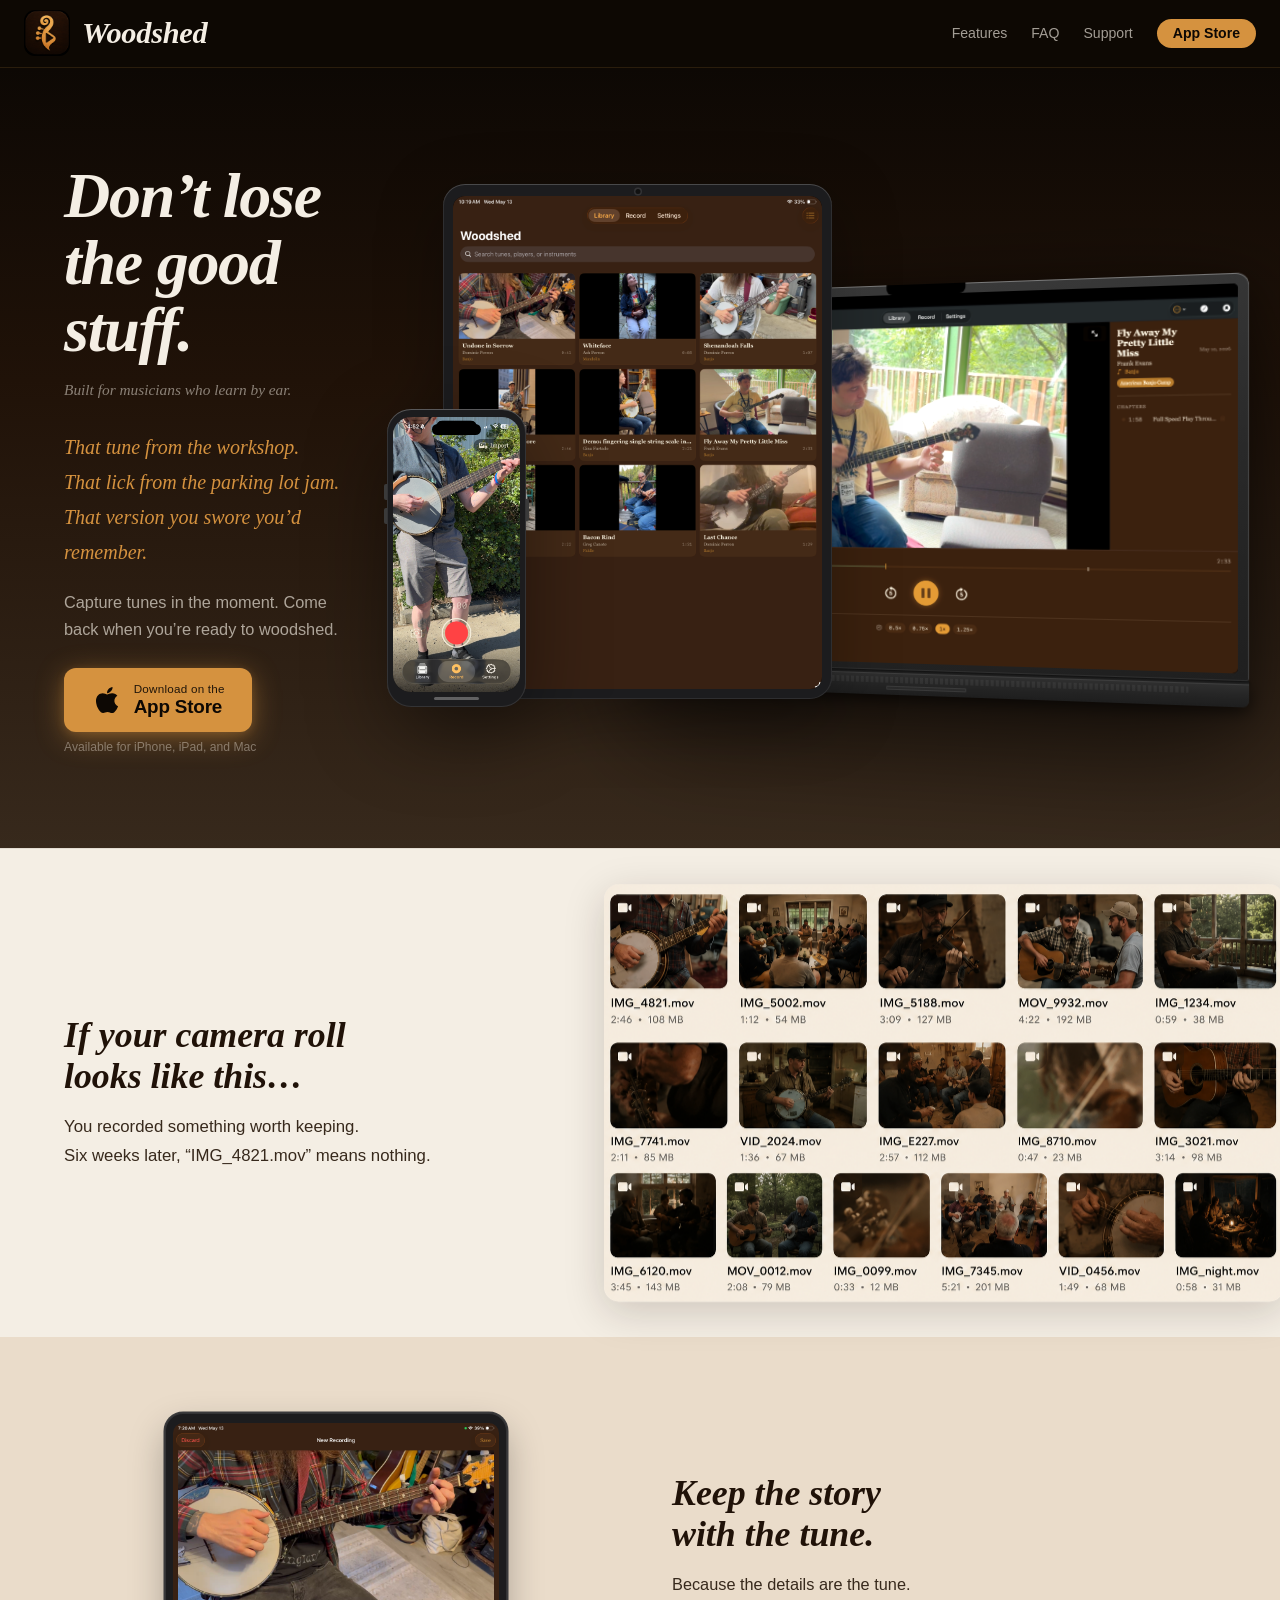
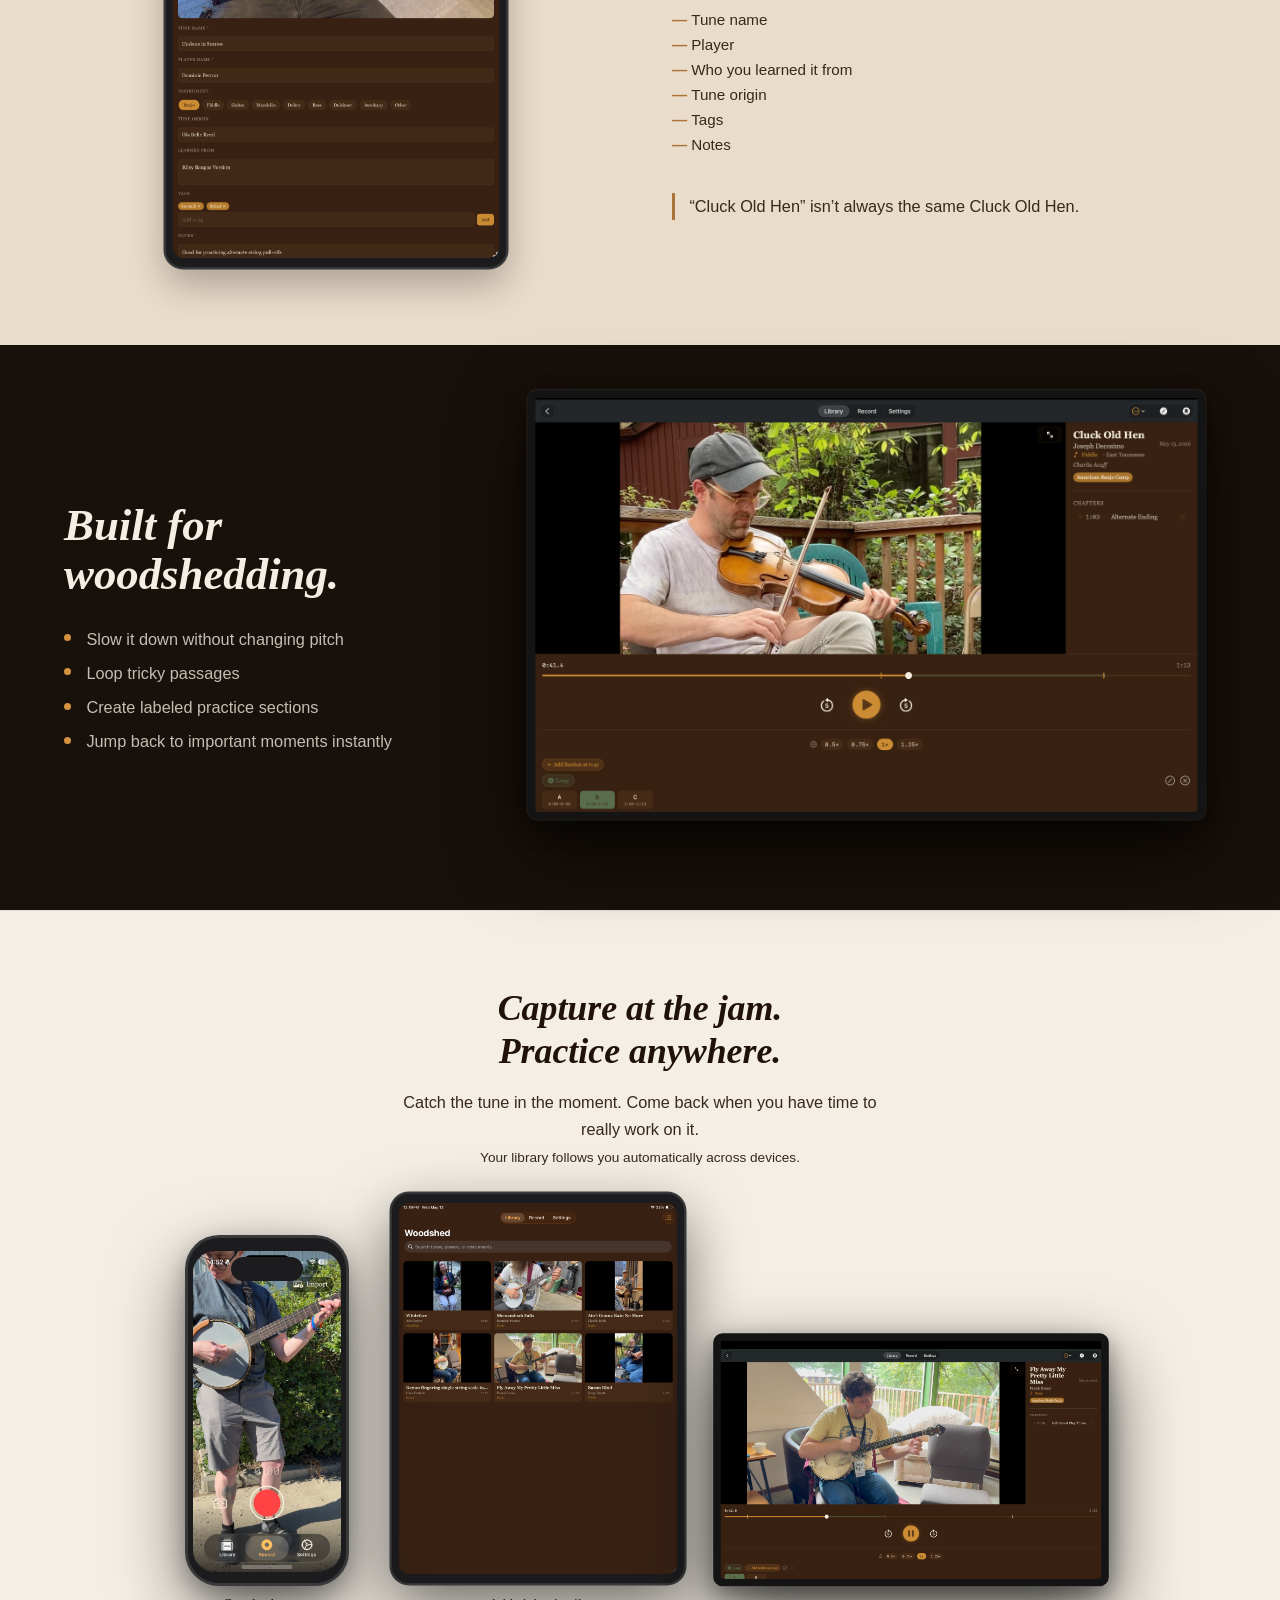
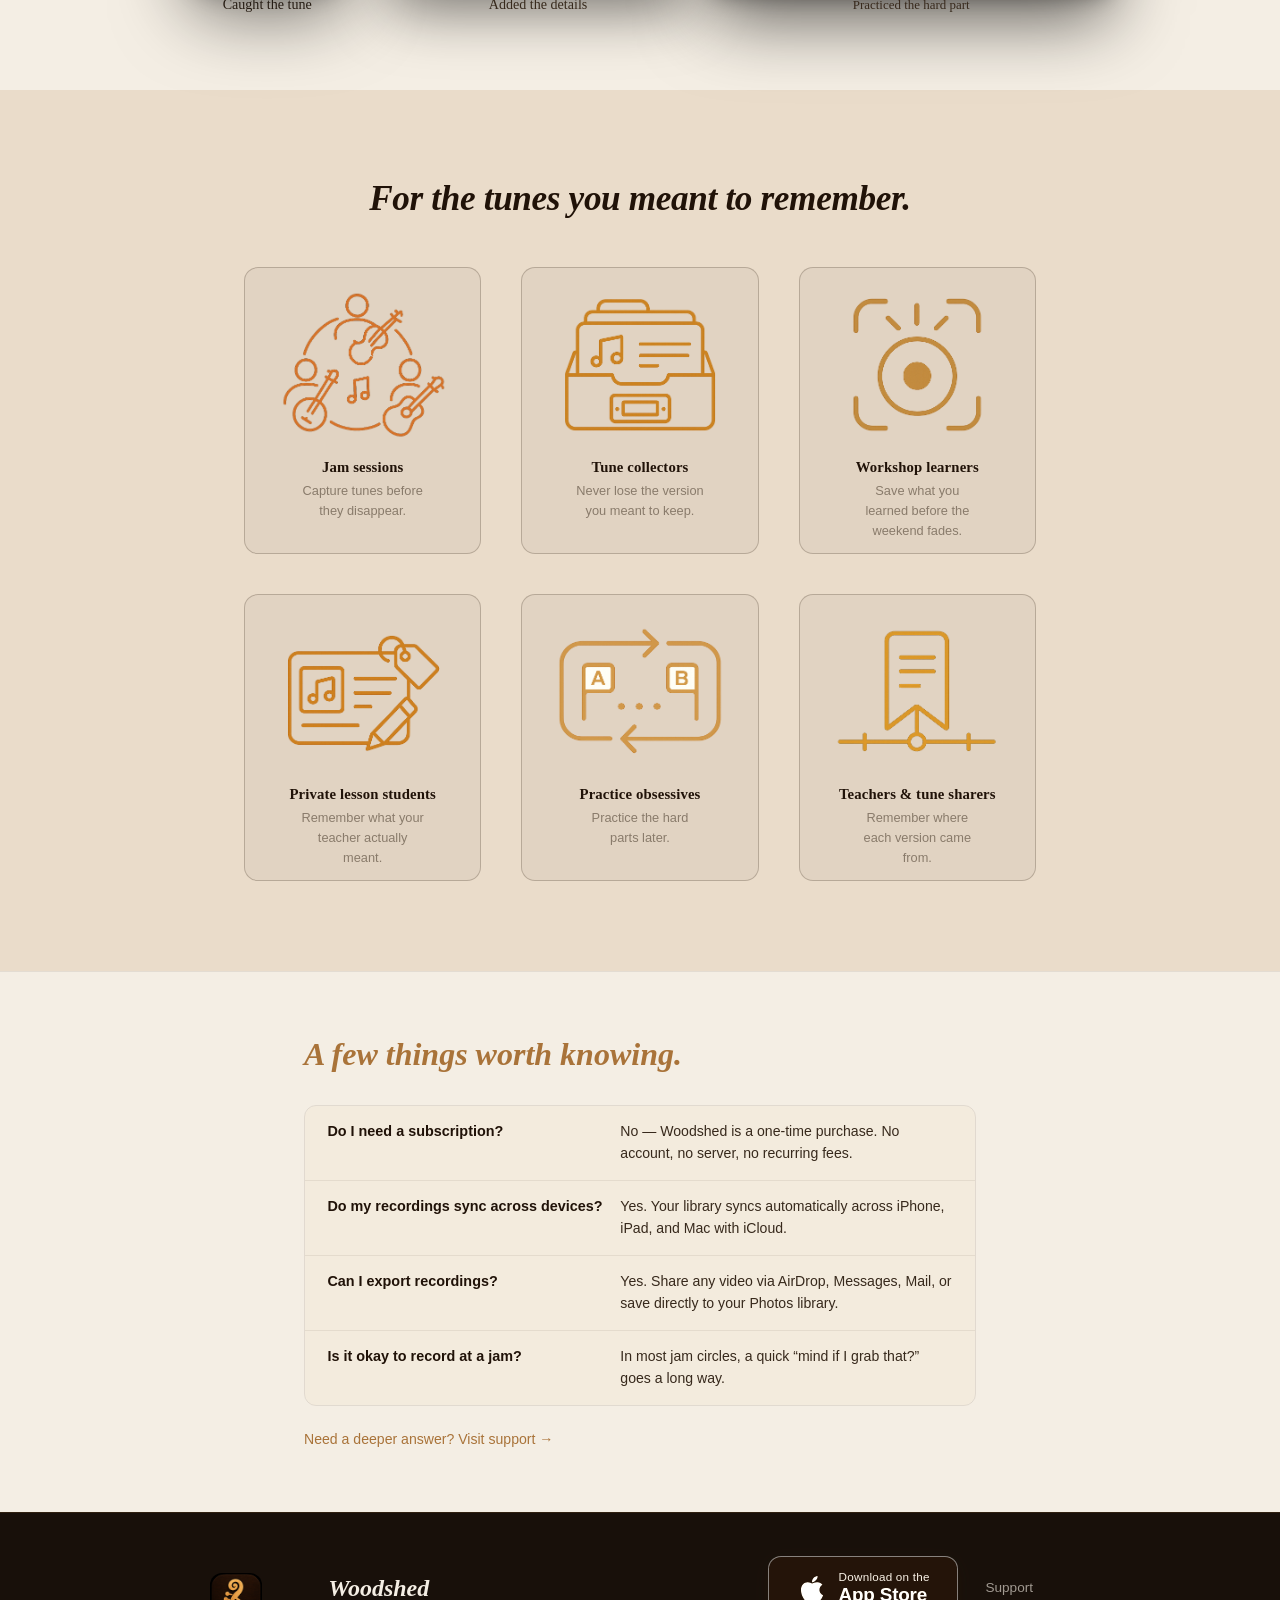
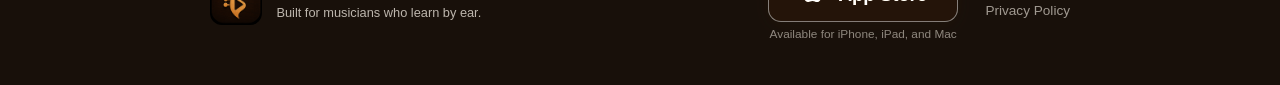
<file: index.html>
<!doctype html>
<html lang="en">
<head>
    <meta charset="UTF-8" />
    <meta name="viewport" content="width=device-width, initial-scale=1.0, viewport-fit=cover" />
    <meta name="theme-color" content="#261105" />
    <title>Woodshed — Record Tunes at Jams &amp; Festivals</title>
    <meta name="description" content="Never lose a tune you learned. Record players at festivals and workshops, tag the tune and instrument, slow it down, loop the hard parts, and build your own searchable library." />
    <meta name="keywords" content="woodshed app, old time music app, bluegrass app, folk music recorder, slow down music app, tune learning app, jam session recorder, traditional music, banjo, fiddle, guitar, mandolin" />
    <meta name="author" content="Sara Russert" />

    <meta name="apple-itunes-app" content="app-id=6768061433">

    <link rel="icon" type="image/png" sizes="128x128" href="assets/favicon-128.png" />
    <link rel="apple-touch-icon" href="assets/app-icon-256.png" />
    <link rel="stylesheet" href="assets/site.css" />

    <meta property="og:title" content="Woodshed — Record Tunes at Jams &amp; Festivals" />
    <meta property="og:description" content="Never lose a tune you learned. Record players at festivals and workshops, slow it down, loop the hard parts, and build your searchable tune library." />
    <meta property="og:type" content="website" />
    <meta property="og:url" content="https://sarabeth-russert.github.io/woodshedIOS/" />
    <meta property="og:image" content="https://sarabeth-russert.github.io/woodshedIOS/assets/poster.png" />
    <meta property="og:site_name" content="Woodshed" />
    <meta name="twitter:card" content="summary_large_image" />
    <meta name="twitter:title" content="Woodshed — Never Lose a Tune You Learned" />
    <meta name="twitter:description" content="Record anyone playing at jams and festivals. Tag it, slow it down, loop the tricky parts." />
    <meta name="twitter:image" content="https://sarabeth-russert.github.io/woodshedIOS/assets/poster.png" />
    <link rel="canonical" href="https://sarabeth-russert.github.io/woodshedIOS/" />

    <script type="application/ld+json">
    {
        "@context": "https://schema.org",
        "@type": "MobileApplication",
        "name": "Woodshed",
        "description": "Record players at festivals, workshops, and jams. Tag the tune, player, and instrument. Slow it down without changing pitch. Loop sections. Build a searchable library of everything you've learned.",
        "applicationCategory": "MusicApplication",
        "operatingSystem": "iOS 17.0, macOS 14.0",
        "url": "https://sarabeth-russert.github.io/woodshedIOS/",
        "author": { "@type": "Person", "name": "Sara Russert" }
    }
    </script>
</head>
<body>

    <!-- Mobile install banner -->
    <div class="install-banner" id="installBanner" role="banner">
        <button class="close" id="installBannerClose" aria-label="Dismiss">&times;</button>
        <img class="icon" src="assets/app-icon-256.png" alt="" />
        <div class="info">
            <strong>Woodshed</strong>
            <span>Free on the App Store &mdash; iPhone, iPad &amp; Mac</span>
        </div>
        <a class="get" href="https://apps.apple.com/app/id6768061433">Get</a>
    </div>

    <!-- ===== Nav ===== -->
    <nav class="site-nav">
        <div class="nav-inner">
            <a href="index.html" class="nav-logo">
                <img src="assets/app-icon-256.png" alt="Woodshed app icon" />
                <span>Woodshed</span>
            </a>
            <div class="nav-links">
                <a href="#features">Features</a>
                <a href="#faq">FAQ</a>
                <a href="support.html">Support</a>
                <a href="https://apps.apple.com/app/id6768061433" class="nav-cta">App Store</a>
            </div>
        </div>
    </nav>

    <!-- ===== 1. Hero ===== -->
    <section class="hero">
        <div class="hero-content">
            <h1>Don&rsquo;t lose the good stuff.</h1>
            <p class="hero-tagline">Built for musicians who learn by ear.</p>
            <p class="hero-sub">
                That tune from the workshop.<br>
                That lick from the parking lot jam.<br>
                That version you swore you&rsquo;d remember.
            </p>
            <p class="hero-body">Capture tunes in the moment. Come back when you&rsquo;re ready to woodshed.</p>
            <div class="hero-cta">
                <a href="https://apps.apple.com/app/id6768061433" class="app-store-badge" aria-label="Download Woodshed on the App Store">
                    <svg viewBox="0 0 384 512" xmlns="http://www.w3.org/2000/svg" aria-hidden="true">
                        <path d="M318.7 268.7c-.2-36.7 16.4-64.4 50-84.8-18.8-26.9-47.2-41.7-84.7-44.6-35.5-2.8-74.3 20.7-88.5 20.7-15 0-49.4-19.7-76.4-19.7C63.3 141.2 4 184.8 4 273.5q0 39.3 14.4 81.2c12.8 36.7 59 126.7 107.2 125.2 25.2-.6 43-17.9 75.8-17.9 31.8 0 48.3 17.9 76.4 17.9 48.6-.7 90.4-82.5 102.6-119.3-65.2-30.7-61.7-90-61.7-91.9zm-56.6-164.2c27.3-32.4 24.8-61.9 24-72.5-24.1 1.4-52 16.4-67.9 34.9-17.5 19.8-27.8 44.3-25.6 71.9 26.1 2 49.9-11.4 69.5-34.3z"/>
                    </svg>
                    <span class="label">
                        <span class="small">Download on the</span>
                        <span class="big">App Store</span>
                    </span>
                </a>
                <p class="device-note">Available for iPhone, iPad, and Mac</p>
            </div>
        </div>

        <div class="hero-devices">

            <!-- MacBook: background anchor, z-index 1 -->
            <div class="hd-macbook">
                <div class="hd-mb-lid">
                    <div class="hd-mb-screen">
                        <img src="assets/screenshots/macPlayback.png" alt="Woodshed playback on Mac" loading="eager" />
                    </div>
                </div>
                <div class="hd-mb-hinge"></div>
                <div class="hd-mb-base">
                    <div class="hd-mb-keys"></div>
                    <div class="hd-mb-pad"></div>
                </div>
            </div>

            <!-- iPad: midground, z-index 2 -->
            <div class="hd-ipad">
                <div class="hd-ipad-body">
                    <div class="hd-ipad-screen">
                        <img src="assets/screenshots/iPadLibraryGrid.png" alt="Woodshed library on iPad" loading="eager" />
                    </div>
                </div>
            </div>

            <!-- iPhone: foreground focal, z-index 3 -->
            <div class="hd-iphone">
                <div class="hd-iphone-body">
                    <div class="hd-iphone-screen">
                        <div class="hd-iphone-island"></div>
                        <img src="assets/screenshots/02_record.png" alt="Woodshed recording on iPhone" loading="eager" />
                    </div>
                    <div class="hd-iphone-bar"></div>
                </div>
            </div>

        </div>
    </section>

    <!-- ===== 2. Problem section ===== -->
    <section class="problem-section">
        <div class="problem-inner">
            <div class="problem-copy">
                <h2>If your camera roll<br>looks like this&hellip;</h2>
                <p>You recorded something worth keeping.<br>Six weeks later, &ldquo;IMG_4821.mov&rdquo; means nothing.</p>
            </div>
            <div class="camera-roll-mock">
                <img src="assets/camera-roll-mock.png" alt="A disorganized camera roll full of unlabeled music videos" loading="lazy" />
            </div>
        </div>
    </section>

    <!-- ===== 3. Metadata section ===== -->
    <section class="metadata-section" id="features">
        <div class="metadata-inner">
            <div class="metadata-device">
                <div class="device-ipad-frame">
                    <img src="assets/screenshots/iPadMetadata.png" alt="Woodshed metadata screen showing tune name, player, instrument, and tags" loading="lazy" />
                </div>
            </div>
            <div class="metadata-copy">
                <h2>Keep the story<br>with the tune.</h2>
                <p>Because the details are the tune.</p>
                <ul class="metadata-list">
                    <li>Tune name</li>
                    <li>Player</li>
                    <li>Who you learned it from</li>
                    <li>Tune origin</li>
                    <li>Tags</li>
                    <li>Notes</li>
                </ul>
                <p class="aside-quote">&ldquo;Cluck Old Hen&rdquo; isn&rsquo;t always the same Cluck Old Hen.</p>
            </div>
        </div>
    </section>

    <!-- ===== 4. Practice section ===== -->
    <section class="practice-section">
        <div class="practice-inner">
            <div class="practice-copy">
                <h2>Built for<br>woodshedding.</h2>
                <ul class="feature-list">
                    <li>Slow it down without changing pitch</li>
                    <li>Loop tricky passages</li>
                    <li>Create labeled practice sections</li>
                    <li>Jump back to important moments instantly</li>
                </ul>
            </div>
            <div class="practice-device">
                <div class="device-mac-screen">
                    <img src="assets/screenshots/macCrossDevice.png" alt="Woodshed player on Mac with A/B loop sections, speed controls, and chapter marks" loading="lazy" />
                </div>
            </div>
        </div>
    </section>

    <!-- ===== 5. Cross-device section ===== -->
    <section class="crossdevice-section">
        <div class="crossdevice-inner">
            <h2>Capture at the jam.<br>Practice anywhere.</h2>
            <p class="cd-body">Catch the tune in the moment. Come back when you have time to really work on it.</p>
            <p class="cd-sync">Your library follows you automatically across devices.</p>
            <div class="crossdevice-devices">
                <div class="cd-device cd-iphone">
                    <div class="phone-wrap">
                        <img src="assets/screenshots/02_record.png" alt="iPhone recording screen" loading="lazy" />
                    </div>
                    <p class="cd-label">Caught the tune</p>
                </div>
                <div class="cd-device cd-ipad">
                    <div class="device-ipad-frame">
                        <img src="assets/screenshots/iPadLibraryFull.png" alt="iPad library screen" loading="lazy" />
                    </div>
                    <p class="cd-label">Added the details</p>
                </div>
                <div class="cd-device cd-mac">
                    <div class="device-mac-screen">
                        <img src="assets/screenshots/macPlayback.png" alt="Mac playback screen" loading="lazy" />
                    </div>
                    <p class="cd-label">Practiced the hard part</p>
                </div>
            </div>
        </div>
    </section>

    <!-- ===== 6. Audience section ===== -->
    <section class="audience-section">
        <div class="audience-inner">
            <h2>For the tunes you meant to remember.</h2>
            <div class="audience-grid">
                <div class="audience-card">
                    <div class="audience-icon"><img src="assets/icons/jamSessions.png" alt="" /></div>
                    <strong class="audience-card-title">Jam sessions</strong>
                    <span class="audience-card-desc">Capture tunes before they disappear.</span>
                </div>
                <div class="audience-card">
                    <div class="audience-icon"><img src="assets/icons/tuneArchive.png" alt="" /></div>
                    <strong class="audience-card-title">Tune collectors</strong>
                    <span class="audience-card-desc">Never lose the version you meant to keep.</span>
                </div>
                <div class="audience-card">
                    <div class="audience-icon"><img src="assets/icons/recordCapture.png" alt="" /></div>
                    <strong class="audience-card-title">Workshop learners</strong>
                    <span class="audience-card-desc">Save what you learned before the weekend fades.</span>
                </div>
                <div class="audience-card">
                    <div class="audience-icon"><img src="assets/icons/saveTuneDetails.png" alt="" /></div>
                    <strong class="audience-card-title">Private lesson students</strong>
                    <span class="audience-card-desc">Remember what your teacher actually meant.</span>
                </div>
                <div class="audience-card">
                    <div class="audience-icon"><img src="assets/icons/loopPracticeSessions.png" alt="" /></div>
                    <strong class="audience-card-title">Practice obsessives</strong>
                    <span class="audience-card-desc">Practice the hard parts later.</span>
                </div>
                <div class="audience-card">
                    <div class="audience-icon"><img src="assets/icons/chapterMarker.png" alt="" /></div>
                    <strong class="audience-card-title">Teachers &amp; tune sharers</strong>
                    <span class="audience-card-desc">Remember where each version came from.</span>
                </div>
            </div>
        </div>
    </section>

    <!-- ===== 7. Common questions ===== -->
    <section class="faq-section" id="faq">
        <div class="faq-inner">
            <h2>A few things worth knowing.</h2>
            <dl class="objections">
                <div class="objection">
                    <dt>Do I need a subscription?</dt>
                    <dd>No &mdash; Woodshed is a one-time purchase. No account, no server, no recurring fees.</dd>
                </div>
                <div class="objection">
                    <dt>Do my recordings sync across devices?</dt>
                    <dd>Yes. Your library syncs automatically across iPhone, iPad, and Mac with iCloud.</dd>
                </div>
                <div class="objection">
                    <dt>Can I export recordings?</dt>
                    <dd>Yes. Share any video via AirDrop, Messages, Mail, or save directly to your Photos library.</dd>
                </div>
                <div class="objection">
                    <dt>Is it okay to record at a jam?</dt>
                    <dd>In most jam circles, a quick &ldquo;mind if I grab that?&rdquo; goes a long way.</dd>
                </div>
            </dl>
            <a href="support.html" class="faq-support-link">Need a deeper answer? Visit support &rarr;</a>
        </div>
    </section>

    <!-- ===== 8. Footer ===== -->
    <footer class="site-footer">
        <div class="footer-inner">
            <div class="footer-brand">
                <img src="assets/app-icon-256.png" alt="Woodshed" />
                <div>
                    <span class="footer-title">Woodshed</span>
                    <span class="footer-tagline">Built for musicians who learn by ear.</span>
                </div>
            </div>
            <div class="footer-cta">
                <a href="https://apps.apple.com/app/id6768061433" class="app-store-badge" aria-label="Download Woodshed on the App Store">
                    <svg viewBox="0 0 384 512" xmlns="http://www.w3.org/2000/svg" aria-hidden="true">
                        <path d="M318.7 268.7c-.2-36.7 16.4-64.4 50-84.8-18.8-26.9-47.2-41.7-84.7-44.6-35.5-2.8-74.3 20.7-88.5 20.7-15 0-49.4-19.7-76.4-19.7C63.3 141.2 4 184.8 4 273.5q0 39.3 14.4 81.2c12.8 36.7 59 126.7 107.2 125.2 25.2-.6 43-17.9 75.8-17.9 31.8 0 48.3 17.9 76.4 17.9 48.6-.7 90.4-82.5 102.6-119.3-65.2-30.7-61.7-90-61.7-91.9zm-56.6-164.2c27.3-32.4 24.8-61.9 24-72.5-24.1 1.4-52 16.4-67.9 34.9-17.5 19.8-27.8 44.3-25.6 71.9 26.1 2 49.9-11.4 69.5-34.3z"/>
                    </svg>
                    <span class="label">
                        <span class="small">Download on the</span>
                        <span class="big">App Store</span>
                    </span>
                </a>
                <p class="footer-device-note">Available for iPhone, iPad, and Mac</p>
            </div>
            <div class="footer-links">
                <a href="support.html">Support</a>
                <a href="privacy.html">Privacy Policy</a>
            </div>
        </div>
    </footer>

    <script>
    (function () {
        var banner = document.getElementById("installBanner");
        var closeBtn = document.getElementById("installBannerClose");
        if (!banner || !closeBtn) return;

        var DISMISSED_KEY = "woodshed_install_banner_dismissed";
        var ua = navigator.userAgent;
        var isMobile = /Mobi|Android|iPhone|iPad|iPod/i.test(ua) || window.innerWidth < 768;
        var isIOS = /iPad|iPhone|iPod/.test(ua);
        var isSafari = /^((?!chrome|android|crios|fxios|edgios).)*safari/i.test(ua);
        var nativeBannerWillShow = isIOS && isSafari;
        var dismissed = false;
        try { dismissed = window.localStorage.getItem(DISMISSED_KEY) === "1"; } catch (e) {}
        if (isMobile && !nativeBannerWillShow && !dismissed) {
            banner.classList.add("visible");
        }
        closeBtn.addEventListener("click", function () {
            banner.classList.remove("visible");
            try { window.localStorage.setItem(DISMISSED_KEY, "1"); } catch (e) {}
        });
    })();
    </script>

</body>
</html>
</file>
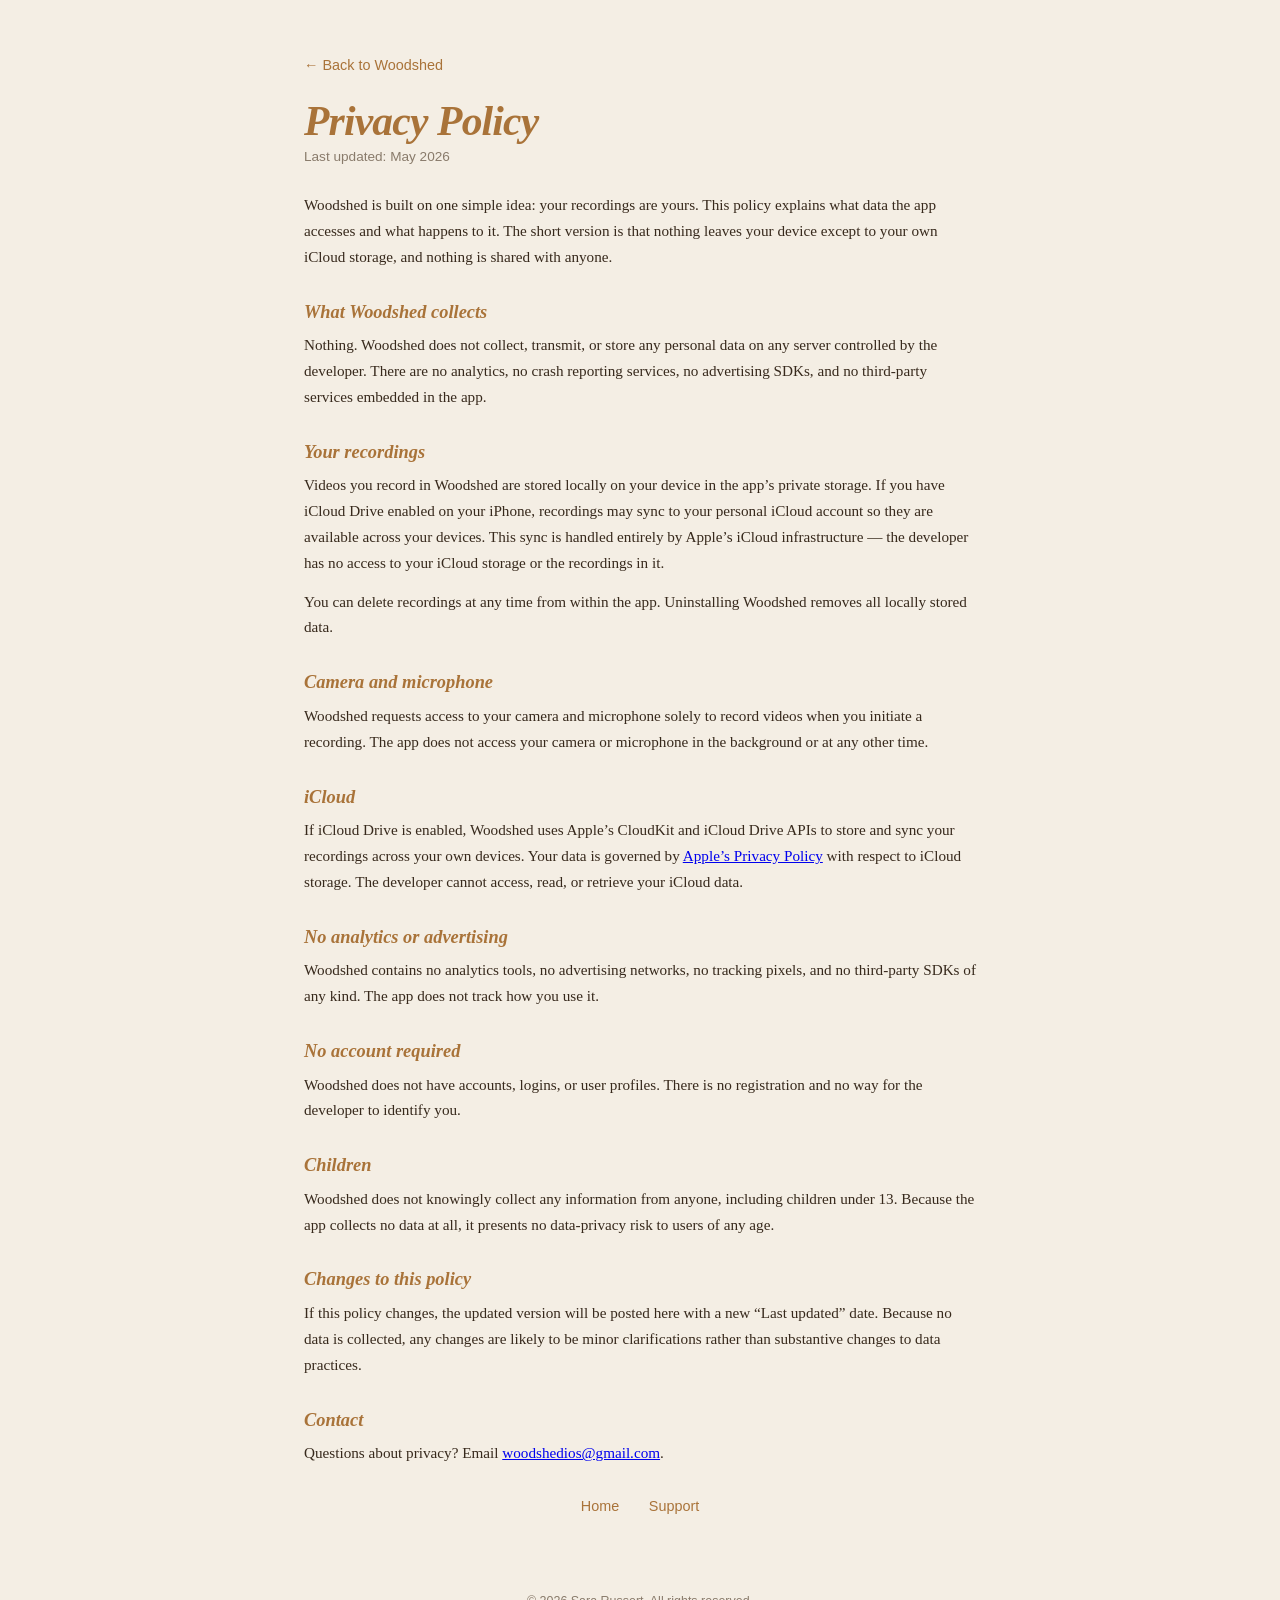
<file: privacy.html>
<!DOCTYPE html>
<html lang="en">
<head>
    <meta charset="UTF-8">
    <meta name="viewport" content="width=device-width, initial-scale=1.0, viewport-fit=cover">
    <meta name="theme-color" content="#F5EDD9" media="(prefers-color-scheme: light)">
    <meta name="theme-color" content="#1C1007" media="(prefers-color-scheme: dark)">
    <title>Privacy Policy — Woodshed</title>
    <meta name="description" content="Woodshed privacy policy. Your recordings stay on your device and in your own iCloud. No data is collected. No third parties.">
    <link rel="icon" type="image/png" sizes="128x128" href="assets/favicon-128.png">
    <link rel="apple-touch-icon" href="assets/app-icon-256.png">
    <link rel="canonical" href="https://sarabeth-russert.github.io/woodshedIOS/privacy.html">
    <link rel="stylesheet" href="assets/site.css">
</head>
<body class="inner-page">
    <div class="wrap">
        <a href="index.html" class="back">&larr; Back to Woodshed</a>
        <h1>Privacy Policy</h1>

        <div class="prose">
            <p class="updated">Last updated: May 2026</p>

            <p>Woodshed is built on one simple idea: your recordings are yours. This policy explains what data the app accesses and what happens to it. The short version is that nothing leaves your device except to your own iCloud storage, and nothing is shared with anyone.</p>

            <h2>What Woodshed collects</h2>
            <p>Nothing. Woodshed does not collect, transmit, or store any personal data on any server controlled by the developer. There are no analytics, no crash reporting services, no advertising SDKs, and no third-party services embedded in the app.</p>

            <h2>Your recordings</h2>
            <p>Videos you record in Woodshed are stored locally on your device in the app&rsquo;s private storage. If you have iCloud Drive enabled on your iPhone, recordings may sync to your personal iCloud account so they are available across your devices. This sync is handled entirely by Apple&rsquo;s iCloud infrastructure &mdash; the developer has no access to your iCloud storage or the recordings in it.</p>
            <p>You can delete recordings at any time from within the app. Uninstalling Woodshed removes all locally stored data.</p>

            <h2>Camera and microphone</h2>
            <p>Woodshed requests access to your camera and microphone solely to record videos when you initiate a recording. The app does not access your camera or microphone in the background or at any other time.</p>

            <h2>iCloud</h2>
            <p>If iCloud Drive is enabled, Woodshed uses Apple&rsquo;s CloudKit and iCloud Drive APIs to store and sync your recordings across your own devices. Your data is governed by <a href="https://www.apple.com/legal/privacy/" target="_blank" rel="noopener">Apple&rsquo;s Privacy Policy</a> with respect to iCloud storage. The developer cannot access, read, or retrieve your iCloud data.</p>

            <h2>No analytics or advertising</h2>
            <p>Woodshed contains no analytics tools, no advertising networks, no tracking pixels, and no third-party SDKs of any kind. The app does not track how you use it.</p>

            <h2>No account required</h2>
            <p>Woodshed does not have accounts, logins, or user profiles. There is no registration and no way for the developer to identify you.</p>

            <h2>Children</h2>
            <p>Woodshed does not knowingly collect any information from anyone, including children under 13. Because the app collects no data at all, it presents no data-privacy risk to users of any age.</p>

            <h2>Changes to this policy</h2>
            <p>If this policy changes, the updated version will be posted here with a new &ldquo;Last updated&rdquo; date. Because no data is collected, any changes are likely to be minor clarifications rather than substantive changes to data practices.</p>

            <h2>Contact</h2>
            <!-- TODO: Replace with your actual contact email address -->
            <p>Questions about privacy? Email <a href="mailto:woodshedios@gmail.com?subject=Woodshed%20privacy">woodshedios@gmail.com</a>.</p>
        </div>

        <div class="links">
            <a href="index.html">Home</a>
            <a href="support.html">Support</a>
        </div>
    </div>

    <footer>
        &copy; 2026 Sara Russert. All rights reserved.
    </footer>
</body>
</html>
</file>
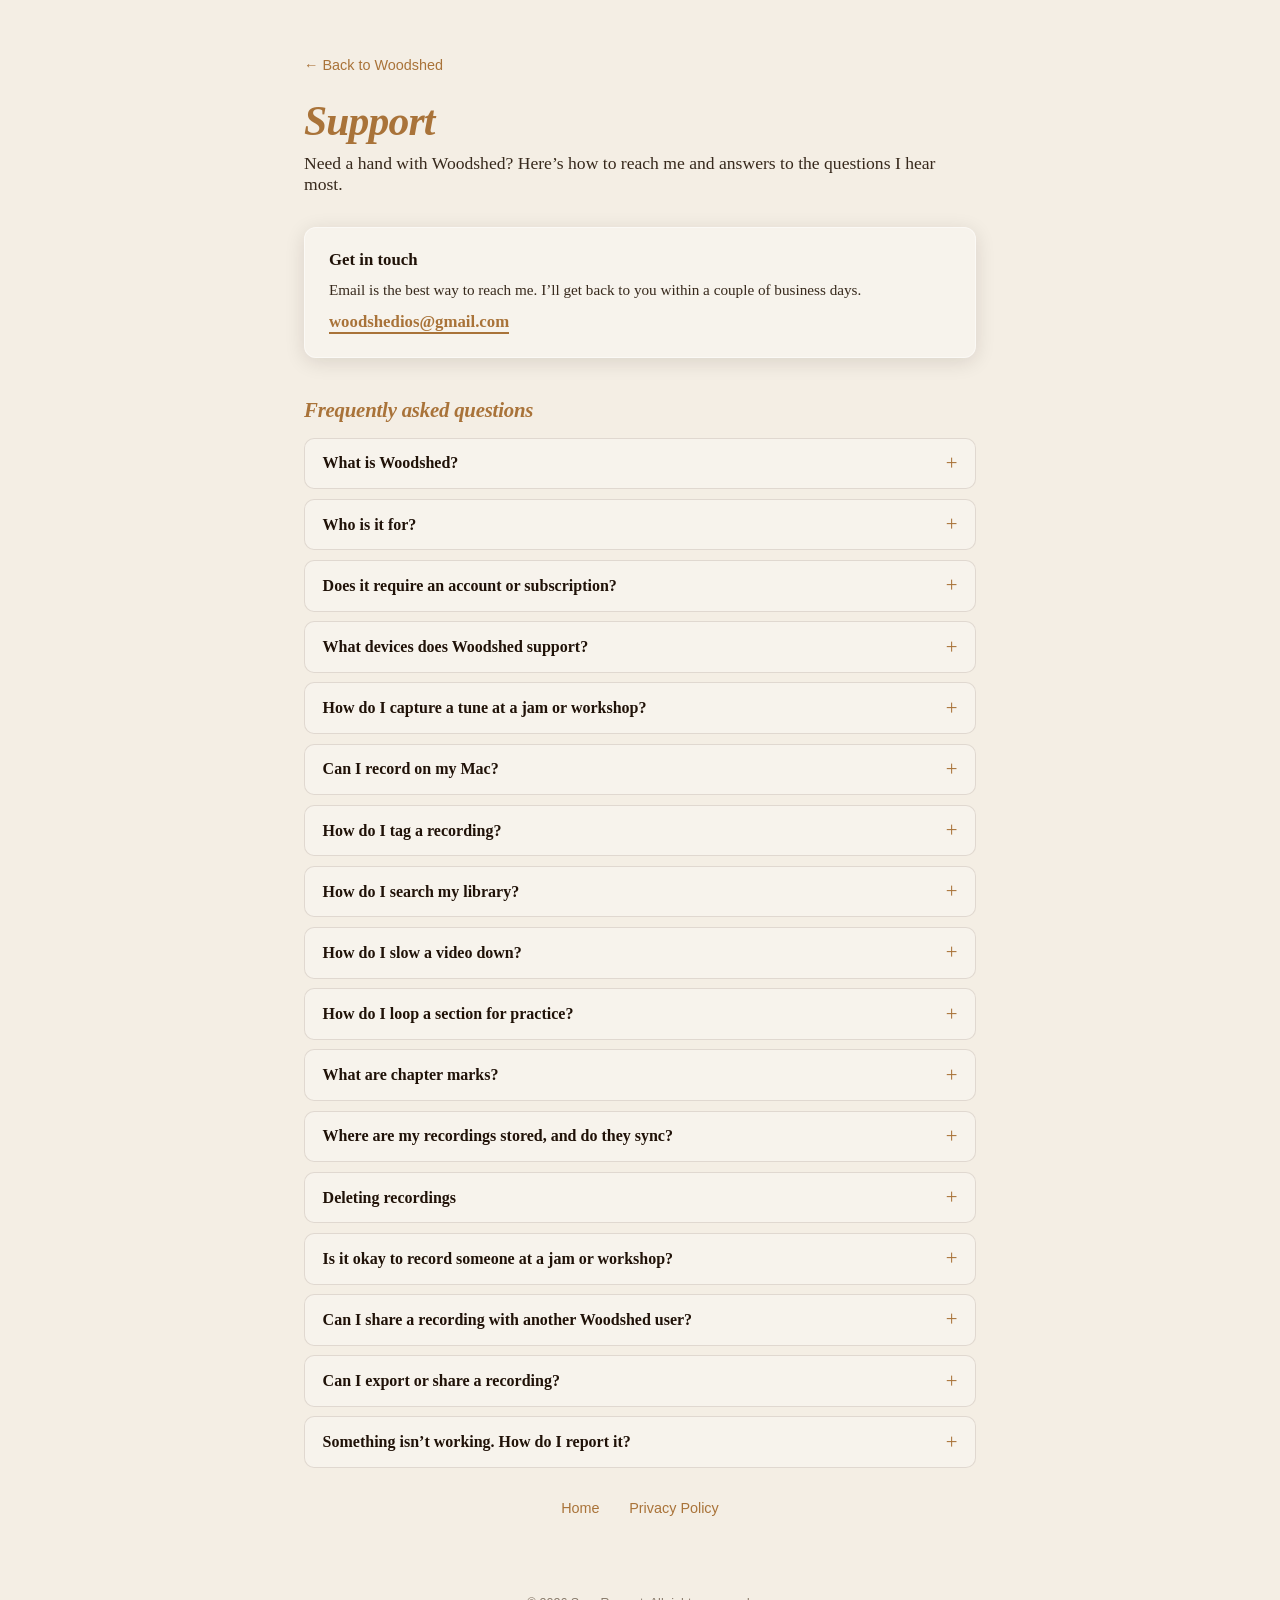
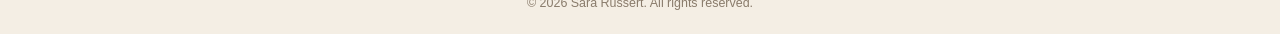
<file: support.html>
<!DOCTYPE html>
<html lang="en">
<head>
    <meta charset="UTF-8">
    <meta name="viewport" content="width=device-width, initial-scale=1.0, viewport-fit=cover">
    <meta name="theme-color" content="#F5EDD9" media="(prefers-color-scheme: light)">
    <meta name="theme-color" content="#1C1007" media="(prefers-color-scheme: dark)">
    <title>Support — Woodshed</title>
    <meta name="description" content="Get help with Woodshed — the tune recorder for old time and bluegrass musicians. Contact, FAQ, and troubleshooting.">
    <link rel="icon" type="image/png" sizes="128x128" href="assets/favicon-128.png">
    <link rel="apple-touch-icon" href="assets/app-icon-256.png">
    <link rel="canonical" href="https://sarabeth-russert.github.io/woodshedIOS/support.html">
    <link rel="stylesheet" href="assets/site.css">
</head>
<body class="inner-page">
    <div class="wrap">
        <a href="index.html" class="back">&larr; Back to Woodshed</a>
        <h1>Support</h1>
        <p class="lede">Need a hand with Woodshed? Here&rsquo;s how to reach me and answers to the questions I hear most.</p>

        <div class="contact-card">
            <h2>Get in touch</h2>
            <p>Email is the best way to reach me. I&rsquo;ll get back to you within a couple of business days.</p>
            <!-- TODO: Replace with your actual support email address -->
            <a href="mailto:woodshedios@gmail.com?subject=Woodshed%20support" class="email">woodshedios@gmail.com</a>
        </div>

        <h2 class="section">Frequently asked questions</h2>

        <details>
            <summary>What is Woodshed?</summary>
            <p>Woodshed is an app for iPhone, iPad, and Mac for traditional and folk musicians &mdash; old time, bluegrass, and beyond. It lets you record anyone playing at festivals, workshops, or jams, tag the recording with all the details, and build a searchable personal library. In the player you can slow the video down without changing pitch, loop specific sections, and drop chapter marks to jump back to the moments that matter.</p>
        </details>

        <details>
            <summary>Who is it for?</summary>
            <p>Anyone who learns tunes by ear at jams, workshops, and festivals. If you&rsquo;ve ever gotten home from a festival and wished you could remember who played that tune in the parking lot on Saturday night, Woodshed is for you.</p>
        </details>

        <details>
            <summary>Does it require an account or subscription?</summary>
            <p>No account, no login, no subscription. Woodshed is a one-time download. Your recordings live on your phone and optionally in your own iCloud storage &mdash; there&rsquo;s no Woodshed account or server involved.</p>
        </details>

        <details>
            <summary>What devices does Woodshed support?</summary>
            <p>Woodshed is available for iPhone, iPad, and Mac. Your library syncs automatically across all your devices through iCloud.</p>
        </details>

        <details>
            <summary>How do I capture a tune at a jam or workshop?</summary>
            <p>Open Woodshed on your iPhone, iPad, or Mac, tap the Record tab, and hit the record button when you&rsquo;re ready. After recording you can add a title, player name, instrument, and notes before saving it to your library.</p>
        </details>

        <details>
            <summary>Can I record on my Mac?</summary>
            <p>Yes. Open the Record tab, grant camera and microphone access when prompted, and record the same way you would on iPhone or iPad. (Note: the camera flip button is only available on iPhone and iPad since Macs don&rsquo;t have a front/back camera switch.)</p>
        </details>

        <details>
            <summary>How do I tag a recording?</summary>
            <p>Right after recording (or by tapping a clip in your library and choosing Edit), you can fill in the tune name, the player&rsquo;s name, who they learned it from, the instrument, and any free-form notes. None of these fields are required &mdash; add what you know and skip what you don&rsquo;t.</p>
        </details>

        <details>
            <summary>How do I search my library?</summary>
            <p>Use the search bar at the top of the library. You can search by tune name, player name, or instrument. Results update as you type.</p>
        </details>

        <details>
            <summary>How do I slow a video down?</summary>
            <p>In the player, use the speed control to set the playback rate &mdash; try 0.75&times; or 0.5&times; to catch a tricky lick. The pitch stays the same regardless of speed, so the instrument still sounds like itself.</p>
        </details>

        <details>
            <summary>How do I loop a section for practice?</summary>
            <p>Open any recording and use the sections bar below the playback controls.</p>
            <p><strong>Setting up sections:</strong> Scrub to where you want a section to begin or end, then tap <strong>Add Section at [time]</strong>. The first tap creates section A covering the full recording. Each tap after that splits the recording at the current playhead position, adding a new labeled section (A, B, C&hellip;).</p>
            <p><strong>Looping a section:</strong> Tap any section pill (A, B, C&hellip;) to highlight it and start looping that range. Tap it again to stop. You can also use the <strong>Loop</strong> button to toggle looping on and off.</p>
            <p><strong>Adjusting sections:</strong> Tap the pencil icon to enter edit mode. From there you can:</p>
            <ul>
                <li>Tap a section pill to move its boundary to the current playhead position</li>
                <li>Drag the handles on the timeline to fine-tune boundaries in real time</li>
                <li>Tap the &times; on a pill to delete that section</li>
            </ul>
            <p>You can also long-press any section pill for quick access to move or delete it.</p>
            <p><strong>Skipping an intro:</strong> To start section A a few seconds in &mdash; for example, to skip a player introduction &mdash; move the playhead to where the music starts, long-press the A pill, and choose <strong>Move boundary to here</strong>.</p>
            <p><strong>Clearing everything:</strong> Tap the &times; next to the pencil icon to remove all sections at once.</p>
            <p>Your sections and loop settings are saved automatically and restored the next time you open the recording.</p>
        </details>

        <details>
            <summary>What are chapter marks?</summary>
            <p>Chapter marks are named points you drop anywhere in a recording &mdash; &ldquo;hard measure,&rdquo; &ldquo;full speed,&rdquo; &ldquo;turnaround&rdquo; &mdash; whatever is useful to you. Tap a mark to jump straight to that moment in the video without scrubbing.</p>
        </details>

        <details>
            <summary>Where are my recordings stored, and do they sync?</summary>
            <p>Recordings are saved to your device and, if iCloud Drive is enabled, automatically backed up and synced across your iPhone, iPad, and Mac. You&rsquo;ll see the same library on every device signed into your Apple ID. If a recording hasn&rsquo;t downloaded to a device yet, Woodshed will fetch it from iCloud when you open it. iCloud sync requires iCloud Drive to be enabled in your device settings. See the <a href="privacy.html">Privacy Policy</a> for details.</p>
        </details>

        <details>
            <summary>Deleting recordings</summary>
            <div class="nested-details">
                <details>
                    <summary>Why didn&rsquo;t my recordings disappear after I deleted and reinstalled the app?</summary>
                    <p>Your recordings live in iCloud, not just on your phone, so reinstalling Woodshed simply restores them from iCloud automatically. To fully remove everything, use <strong>Delete All Recordings</strong> inside the app before uninstalling.</p>
                </details>
                <details>
                    <summary>How do I delete a recording?</summary>
                    <p>Swipe left on a clip in the library and tap Delete, or open the clip and use the Delete option in the menu. Deleting from Woodshed removes it from the app&rsquo;s library; if it has synced to iCloud, it will be removed from iCloud as well.</p>
                </details>
                <details>
                    <summary>Where do I find the Delete All Recordings option?</summary>
                    <p>Tap the gear icon in the top corner of your library to open Settings, then tap <strong>Delete All Recordings</strong>. You&rsquo;ll be asked to confirm before anything is removed.</p>
                </details>
                <details>
                    <summary>What exactly gets deleted?</summary>
                    <p>Every video recording and its metadata &mdash; tune name, player, instrument, notes, and chapter marks &mdash; is permanently removed. The app itself and your settings are not affected.</p>
                </details>
                <details>
                    <summary>Can I undo this or recover my recordings?</summary>
                    <p>No. Once you confirm, the deletion is permanent and cannot be undone. If you think you might want certain recordings later, save them to your camera roll before deleting.</p>
                </details>
                <details>
                    <summary>Will this also delete my recordings from iCloud?</summary>
                    <p>Yes. Woodshed syncs with your personal iCloud, so deleting recordings in the app removes them from iCloud too. They will no longer appear on any of your devices.</p>
                </details>
            </div>
        </details>

        <details>
            <summary>Is it okay to record someone at a jam or workshop?</summary>
            <p>It&rsquo;s always worth asking first. Most musicians in the old time and bluegrass world are generous about being recorded for personal learning &mdash; a quick &ldquo;mind if I grab that on video?&rdquo; goes a long way and is the norm in most jam and festival spaces. Some players prefer not to be recorded, and that&rsquo;s entirely their right. At formal workshops, follow the instructor&rsquo;s lead; some teachers ask that recordings stay private or not be shared publicly.</p>
            <p>As a rule of thumb: record for learning, ask before sharing widely, and respect anyone who says no.</p>
        </details>

        <details>
            <summary>Can I share a recording with another Woodshed user?</summary>
            <p>Yes. To share from your library, long-press a clip in grid view or swipe right in list view and choose Share. You can also open a recording, tap the <strong>&bull;&bull;&bull;</strong> button at the top of the page, and select Share. The recipient gets a file that opens directly in their Woodshed app, complete with all the tune metadata you added.</p>
        </details>

        <details>
            <summary>Can I export or share a recording?</summary>
            <p>Yes. Open any recording, tap the <strong>&bull;&bull;&bull;</strong> menu in the top right, and choose Share Recording to send the video file via AirDrop, Messages, Mail, or any other app. On iPhone and iPad you can also save directly to your Camera Roll.</p>
        </details>

        <details>
            <summary>Something isn&rsquo;t working. How do I report it?</summary>
            <!-- TODO: Replace with your actual support email address -->
            <p>Email <a href="mailto:woodshedios@gmail.com?subject=Woodshed%20bug">woodshedios@gmail.com</a> with a short description of what happened, what device you&rsquo;re on, and what iOS version you&rsquo;re running. Screenshots help. I read every message.</p>
        </details>

        <div class="links">
            <a href="index.html">Home</a>
            <a href="privacy.html">Privacy Policy</a>
        </div>
    </div>

    <footer>
        &copy; 2026 Sara Russert. All rights reserved.
    </footer>
</body>
</html>
</file>
<file: assets/site.css>
/* ---------- Woodshed design tokens ---------- */
:root {
    --paper:        #F4EEE4;
    --parchment:    #EADCCA;
    --ink:          #201208;
    --ink-soft:     #37291C;
    --muted:        #897B6B;
    --amber:        #D5923F;
    --amber-deep:   #A97339;
    --dark-panel:   #18100A;
    --card-fill:    rgba(255, 255, 255, 0.30);
    --card-stroke:  rgba(255, 255, 255, 0.45);
    --tint-bg:      rgba(213, 146, 63, 0.13);
    --shadow-ink:   rgba(32, 18, 8, 0.12);
}
@media (prefers-color-scheme: dark) {
    :root {
        --paper:        #F4EEE4;   /* keep cream even in dark — panels handle their own bg */
        --parchment:    #EADCCA;
        --ink:          #201208;
        --ink-soft:     #37291C;
        --muted:        #897B6B;
        --amber:        #D5923F;
        --amber-deep:   #A97339;
        --card-fill:    rgba(255, 255, 255, 0.06);
        --card-stroke:  rgba(255, 255, 255, 0.12);
        --tint-bg:      rgba(213, 146, 63, 0.15);
        --shadow-ink:   rgba(0, 0, 0, 0.50);
    }
}

* { margin: 0; padding: 0; box-sizing: border-box; }
body.inner-page { background: var(--paper); }
html { -webkit-text-size-adjust: 100%; }
body {
    font-family: Georgia, "Times New Roman", Times, serif;
    color: var(--ink);
    background: var(--dark-panel);
    -webkit-font-smoothing: antialiased;
    min-height: 100dvh;
}

/* ---------- Custom mobile install banner ---------- */
.install-banner {
    display: none;
    position: sticky;
    top: 0;
    z-index: 100;
    background: rgba(13, 8, 4, 0.95);
    border-bottom: 1px solid rgba(213, 146, 63, 0.25);
    padding: 0.65rem 0.85rem;
    padding-top: max(0.65rem, env(safe-area-inset-top));
    align-items: center;
    gap: 0.75rem;
    backdrop-filter: saturate(180%) blur(14px);
    -webkit-backdrop-filter: saturate(180%) blur(14px);
}
.install-banner.visible { display: flex; }
.install-banner .close {
    background: transparent; border: 0; color: #897B6B;
    font-size: 1.4rem; line-height: 1; padding: 0.3rem 0.5rem;
    cursor: pointer; border-radius: 50%;
}
.install-banner .close:hover { color: #D5923F; }
.install-banner .icon { width: 46px; height: 46px; border-radius: 11px; flex-shrink: 0; object-fit: cover; }
.install-banner .info { flex: 1; min-width: 0; }
.install-banner .info strong {
    color: #D5923F; font-size: 0.92rem; display: block; font-weight: 700;
    font-family: -apple-system, BlinkMacSystemFont, "Segoe UI", sans-serif;
}
.install-banner .info span {
    font-size: 0.75rem; color: #897B6B; display: block;
    white-space: nowrap; overflow: hidden; text-overflow: ellipsis;
    font-family: -apple-system, BlinkMacSystemFont, "Segoe UI", sans-serif;
}
.install-banner .get {
    background: #D5923F; color: #0D0804; text-decoration: none;
    font-weight: 800; font-size: 0.78rem; padding: 0.5rem 1rem;
    border-radius: 20px; text-transform: uppercase; letter-spacing: 0.04em;
    flex-shrink: 0;
    font-family: -apple-system, BlinkMacSystemFont, "Segoe UI", sans-serif;
}

/* ---------- Phone frame mockup ---------- */
.phone-wrap {
    align-self: center;
    margin-top: auto;
    flex-shrink: 0;
    position: relative;
    width: 78%;
    max-width: 214px;
    background: #1C1C1E;
    border-radius: 32px;
    padding: 14px 6px 12px;
    box-shadow:
        inset 0 0 0 1px rgba(255, 255, 255, 0.12),
        0 0 0 2px #3a3a3c,
        0 28px 72px rgba(0, 0, 0, 0.55),
        0 8px 24px rgba(0, 0, 0, 0.30);
}
.phone-wrap img {
    display: block;
    width: 100%;
    /* iPhone 15 Pro screen ratio: 1179 × 2556 */
    aspect-ratio: 1179 / 2556;
    object-fit: cover;
    object-position: top;
    border-radius: 22px;
}
/* Dynamic Island */
.phone-wrap::before {
    content: '';
    position: absolute;
    top: 20px;
    left: 50%;
    transform: translateX(-50%);
    width: 72px;
    height: 24px;
    background: #1C1C1E;
    border-radius: 12px;
    z-index: 2;
    pointer-events: none;
}
/* Home indicator */
.phone-wrap::after {
    content: '';
    position: absolute;
    bottom: 15px;
    left: 50%;
    transform: translateX(-50%);
    width: 32%;
    height: 4px;
    background: rgba(255, 255, 255, 0.28);
    border-radius: 2px;
    pointer-events: none;
}

/* ---------- App Store badge ---------- */
.app-store-badge {
    display: inline-flex;
    align-items: center;
    gap: 0.75rem;
    background: var(--ink);
    color: var(--paper);
    text-decoration: none;
    padding: 0.91rem 1.73rem;
    border-radius: 12px;
    font-weight: 600;
    transition: transform 0.15s ease, box-shadow 0.15s ease;
    box-shadow: 0 4px 20px rgba(56,31,13,0.18), 0 0 0 1px rgba(255,255,255,0.45);
    min-height: 60px;
}
.app-store-badge:hover {
    transform: translateY(-2px);
    box-shadow: 0 8px 28px rgba(213, 146, 63, 0.25), 0 0 0 1px rgba(213, 146, 63, 0.3);
    color: var(--paper);
}
.app-store-badge:active { transform: translateY(0); }
.app-store-badge svg { width: 30px; height: 30px; flex-shrink: 0; fill: currentColor; }
.app-store-badge .label { display: flex; flex-direction: column; text-align: left; line-height: 1.1; }
.app-store-badge .label .small {
    font-size: 0.73rem; opacity: 0.9; font-weight: 400; letter-spacing: 0.02em;
    font-family: -apple-system, BlinkMacSystemFont, "Segoe UI", sans-serif;
}
.app-store-badge .label .big {
    font-size: 1.18rem; font-weight: 600; letter-spacing: -0.01em; margin-top: 1px;
    font-family: -apple-system, BlinkMacSystemFont, "Segoe UI", sans-serif;
}

/* ---------- Footer links ---------- */
.links {
    text-align: center;
    margin: 2rem 0 0.5rem;
    font-size: 0.9rem;
    font-family: -apple-system, BlinkMacSystemFont, "Segoe UI", sans-serif;
}
.links a {
    color: var(--amber-deep);
    text-decoration: none;
    margin: 0 0.8rem;
}
.links a:hover { text-decoration: underline; }

footer {
    text-align: center;
    padding: 1rem 1rem 2rem;
    padding-bottom: max(1.5rem, env(safe-area-inset-bottom));
    font-size: 0.78rem;
    color: var(--muted);
    background: var(--paper);
    font-family: -apple-system, BlinkMacSystemFont, "Segoe UI", sans-serif;
}

/* ---------- Inner pages (support, privacy) ---------- */
.wrap {
    max-width: 720px;
    margin: 0 auto;
    padding: clamp(2rem, 5vw, 3.5rem) clamp(1rem, 4vw, 1.5rem);
}
.back {
    display: inline-flex;
    align-items: center;
    gap: 0.4rem;
    font-size: 0.9rem;
    color: var(--amber-deep);
    text-decoration: none;
    margin-bottom: 1.5rem;
    font-family: -apple-system, BlinkMacSystemFont, "Segoe UI", sans-serif;
}
.back:hover { text-decoration: underline; }
.wrap h1 {
    color: var(--amber-deep);
    font-size: clamp(2rem, 6vw, 2.6rem);
    font-weight: bold;
    letter-spacing: -0.02em;
    font-style: italic;
}
.lede {
    font-size: clamp(1rem, 2.8vw, 1.1rem);
    color: var(--ink-soft);
    margin-top: 0.5rem;
    margin-bottom: 2rem;
}
.contact-card {
    background: var(--card-fill);
    border: 1px solid var(--card-stroke);
    border-radius: 12px;
    padding: 1.4rem 1.5rem;
    margin: 1.5rem 0 2.5rem;
    box-shadow: 0 4px 20px var(--shadow-ink);
}
.contact-card h2 { color: var(--ink); font-size: 1.05rem; margin-bottom: 0.5rem; }
.contact-card p { color: var(--ink-soft); font-size: 0.95rem; line-height: 1.6; }
.contact-card .email {
    display: inline-block;
    margin-top: 0.6rem;
    font-weight: bold;
    font-size: 1.05rem;
    color: var(--amber-deep);
    text-decoration: none;
    border-bottom: 2px solid currentColor;
}
h2.section {
    color: var(--amber-deep);
    font-size: 1.3rem;
    margin: 2rem 0 1rem;
    letter-spacing: -0.01em;
    font-style: italic;
}
details {
    background: var(--card-fill);
    border: 1px solid rgba(56,31,13,0.12);
    border-radius: 10px;
    padding: 0.9rem 1.1rem;
    margin-bottom: 0.6rem;
}
details summary {
    font-weight: bold;
    color: var(--ink);
    cursor: pointer;
    list-style: none;
    display: flex;
    justify-content: space-between;
    align-items: center;
    gap: 0.8rem;
}
details summary::-webkit-details-marker { display: none; }
details summary::after {
    content: "+";
    color: var(--amber-deep);
    font-size: 1.3rem;
    line-height: 1;
    font-weight: 400;
    flex-shrink: 0;
}
details[open] summary::after { content: "\2212"; }
details[open] { background: var(--tint-bg); border-color: rgba(213, 146, 63, 0.25); }
details p { margin-top: 0.7rem; color: var(--ink-soft); font-size: 0.95rem; line-height: 1.6; }
.nested-details { display: flex; flex-direction: column; gap: 0.4rem; margin-top: 0.75rem; }
.nested-details details { background: rgba(32, 18, 8, 0.05); border-color: rgba(32, 18, 8, 0.08); }
.nested-details details[open] { background: rgba(213, 146, 63, 0.08); }
details ul { margin-top: 0.7rem; padding-left: 1.3rem; color: var(--ink-soft); font-size: 0.95rem; }
details li { margin-bottom: 0.3rem; }

.prose h2 {
    color: var(--amber-deep);
    font-size: 1.15rem;
    font-weight: bold;
    font-style: italic;
    margin: 2rem 0 0.6rem;
}
.prose p { color: var(--ink-soft); font-size: 0.95rem; margin-bottom: 0.8rem; line-height: 1.7; }
.prose ul { padding-left: 1.3rem; color: var(--ink-soft); font-size: 0.95rem; margin-bottom: 0.8rem; }
.prose li { margin-bottom: 0.3rem; }
.prose .updated {
    font-size: 0.85rem; color: var(--muted); margin-bottom: 1.5rem;
    font-family: -apple-system, BlinkMacSystemFont, "Segoe UI", sans-serif;
    font-style: normal;
}

@media (prefers-reduced-motion: reduce) {
    * { transition: none !important; animation: none !important; }
}

/* ============================================================
   HOME PAGE REDESIGN
   ============================================================ */

/* --- Device frames (shared) --- */
.device-mac-screen {
    background: #141414;
    border-radius: 10px;
    padding: 8px;
    box-shadow:
        0 0 0 1px rgba(255, 255, 255, 0.08),
        0 32px 80px rgba(0, 0, 0, 0.65),
        0 8px 24px rgba(0, 0, 0, 0.4);
}
.device-mac-screen img {
    display: block;
    width: 100%;
    aspect-ratio: 16 / 10;
    object-fit: cover;
    object-position: top;
    border-radius: 4px;
}
.device-ipad-frame {
    background: #1C1C1E;
    border-radius: 18px;
    padding: 10px 8px;
    box-shadow:
        inset 0 0 0 1px rgba(255, 255, 255, 0.1),
        0 0 0 1.5px #3a3a3c,
        0 24px 60px rgba(0, 0, 0, 0.55);
}
.device-ipad-frame img {
    display: block;
    width: 100%;
    aspect-ratio: 3 / 4;
    object-fit: cover;
    object-position: top;
    border-radius: 10px;
}

/* --- Site Nav --- */
.site-nav {
    position: sticky;
    top: 0;
    z-index: 50;
    background: rgba(13, 8, 4, 0.92);
    backdrop-filter: saturate(180%) blur(14px);
    -webkit-backdrop-filter: saturate(180%) blur(14px);
    border-bottom: 1px solid rgba(213, 146, 63, 0.15);
}
.nav-inner {
    display: flex;
    align-items: center;
    justify-content: space-between;
    padding: 0.65rem 24px;
}
.nav-logo {
    display: flex;
    align-items: center;
    gap: 0.75rem;
    text-decoration: none;
    color: var(--paper);
    font-family: Georgia, "Times New Roman", Times, serif;
    font-style: italic;
    font-weight: bold;
    font-size: 1.9rem;
    letter-spacing: -0.01em;
}
.nav-logo img {
    width: 46px;
    height: 46px;
    border-radius: 11px;
    flex-shrink: 0;
}
.nav-links {
    display: flex;
    align-items: center;
    gap: 1.5rem;
    font-family: -apple-system, BlinkMacSystemFont, "Segoe UI", sans-serif;
    font-size: 0.88rem;
}
.nav-links a {
    color: rgba(244, 238, 228, 0.65);
    text-decoration: none;
    transition: color 0.15s;
}
.nav-links a:hover { color: var(--paper); }
.nav-links .nav-cta {
    background: var(--amber);
    color: #0D0804;
    padding: 0.42rem 1rem;
    border-radius: 20px;
    font-weight: 600;
    transition: background 0.15s;
}
.nav-links .nav-cta:hover { background: #C4832E; color: #0D0804; }

/* --- Hero --- */
.hero {
    background: linear-gradient(180deg, #0D0804 0%, #201208 40%, #37291C 100%);
    display: grid;
    grid-template-columns: 1fr 1fr;
    min-height: min(88vh, 780px);
    align-items: center;
    padding: clamp(3rem, 5vw, 5rem) clamp(1.5rem, 4vw, 3rem) clamp(3rem, 5vw, 5rem) clamp(1.5rem, 5vw, 4rem);
    gap: clamp(2rem, 3vw, 3rem);
    overflow: hidden;
}
.hero-content {
    display: flex;
    flex-direction: column;
    gap: 1.2rem;
    max-width: 500px;
}
.hero h1 {
    font-family: Georgia, "Times New Roman", Times, serif;
    font-style: italic;
    font-weight: bold;
    font-size: clamp(2.6rem, 5vw, 4rem);
    line-height: 1.05;
    color: var(--paper);
    letter-spacing: -0.02em;
    max-width: 380px;
}
.hero-tagline {
    font-family: Georgia, "Times New Roman", Times, serif;
    font-style: italic;
    font-size: clamp(0.88rem, 1.2vw, 1rem);
    color: rgba(244, 238, 228, 0.5);
    line-height: 1.5;
    margin-top: -0.3rem;
    margin-bottom: 0.6rem;
}
.hero-sub {
    font-family: Georgia, "Times New Roman", Times, serif;
    font-style: italic;
    font-size: clamp(1rem, 1.7vw, 1.25rem);
    color: var(--amber);
    line-height: 1.75;
}
.hero-body {
    font-family: -apple-system, BlinkMacSystemFont, "Segoe UI", sans-serif;
    font-size: clamp(0.93rem, 1.3vw, 1.02rem);
    color: rgba(244, 238, 228, 0.65);
    line-height: 1.65;
    max-width: 400px;
}
.hero-cta {
    display: flex;
    flex-direction: column;
    align-items: flex-start;
    gap: 0.5rem;
    margin-top: 0.4rem;
}
.hero-cta .device-note {
    font-family: -apple-system, BlinkMacSystemFont, "Segoe UI", sans-serif;
    font-size: 0.76rem;
    color: rgba(244, 238, 228, 0.4);
}
.hero-cta .app-store-badge {
    background: #D5923F;
    color: #0D0804;
    box-shadow: 0 6px 28px rgba(213, 146, 63, 0.45), 0 2px 8px rgba(213, 146, 63, 0.2);
}
.hero-cta .app-store-badge svg { fill: #0D0804; }
.hero-cta .app-store-badge .small,
.hero-cta .app-store-badge .big { color: #0D0804; }
.hero-cta .app-store-badge:hover {
    background: #D8A361;
    box-shadow: 0 10px 36px rgba(213, 146, 63, 0.6), 0 4px 12px rgba(213, 146, 63, 0.3);
    color: #0D0804;
}
.hero-secondary-cta {
    font-family: -apple-system, BlinkMacSystemFont, "Segoe UI", sans-serif;
    font-size: 0.88rem;
    color: rgba(244, 238, 228, 0.55);
    text-decoration: none;
    border-bottom: 1px solid rgba(244, 238, 228, 0.25);
    padding-bottom: 1px;
    transition: color 0.15s, border-color 0.15s;
    margin-top: 0.25rem;
}
.hero-secondary-cta:hover {
    color: var(--amber);
    border-color: var(--amber);
}

/* Hero device composition */
.hero-devices {
    position: relative;
    width: min(912px, 66vw);
    aspect-ratio: 760 / 500;
    transform: translateY(-40px);
}

/* --- MacBook (z-index 1, background anchor) --- */
.hd-macbook {
    position: absolute;
    width: 72.4%;
    right: 0;
    bottom: 0;
    z-index: 1;
    filter:
        drop-shadow(0 32px 56px rgba(0,0,0,.55))
        drop-shadow(0 8px 16px rgba(0,0,0,.30));
    transform: perspective(200px) rotateY(-2deg);
}
.hd-mb-lid {
    background: linear-gradient(170deg, #3e3e3e 0%, #292929 55%, #1f1f1f 100%);
    border-radius: 12px 12px 2px 2px;
    padding: 10px 10px 7px;
    position: relative;
    box-shadow:
        inset 0 0 0 1px rgba(255,255,255,0.13),
        inset 0 1px 0 rgba(255,255,255,0.22),
        inset 0 -1px 0 rgba(0,0,0,0.5);
}
/* Notch */
.hd-mb-lid::before {
    content: '';
    position: absolute;
    top: 0;
    left: 50%;
    transform: translateX(-50%);
    width: 13%;
    height: 10px;
    background: #000;
    border-radius: 0 0 6px 6px;
    z-index: 2;
}
.hd-mb-screen {
    background: #000;
    border-radius: 5px;
    overflow: hidden;
    aspect-ratio: 16 / 10;
    box-shadow:
        inset 0 0 0 1px rgba(0,0,0,0.9),
        inset 0 1px 6px rgba(0,0,0,0.6);
}
.hd-mb-screen img {
    display: block;
    width: 100%;
    height: 100%;
    object-fit: cover;
    object-position: top;
    filter: brightness(1.1) contrast(1.04);
}
.hd-mb-hinge {
    height: 3px;
    background: linear-gradient(to bottom, #111, #2c2c2c);
    box-shadow: 0 1px 3px rgba(0,0,0,0.7);
}
.hd-mb-base {
    background: linear-gradient(to bottom, #303030 0%, #252525 50%, #1e1e1e 100%);
    height: 22px;
    border-radius: 0 0 6px 6px;
    display: flex;
    flex-direction: column;
    align-items: center;
    justify-content: center;
    gap: 3px;
    box-shadow:
        0 4px 14px rgba(0,0,0,0.55),
        inset 0 1px 0 rgba(255,255,255,0.07);
}
/* Keyboard row texture */
.hd-mb-keys {
    width: 82%;
    height: 6px;
    background: repeating-linear-gradient(
        90deg,
        rgba(255,255,255,0.05) 0px, rgba(255,255,255,0.05) 3px,
        transparent 3px, transparent 5px
    );
    border-radius: 1px;
}
/* Trackpad */
.hd-mb-pad {
    width: 13%;
    height: 4px;
    background: rgba(255,255,255,0.04);
    border: 1px solid rgba(255,255,255,0.07);
    border-radius: 1px;
}

/* --- iPad (z-index 2, midground) --- */
.hd-ipad {
    position: absolute;
    width: 46.1%;
    left: 6.6%;
    top: 8%;
    z-index: 2;
    filter: drop-shadow(0 18px 32px rgba(0,0,0,.30));
}
.hd-ipad-body {
    background: #1c1c1e;
    border-radius: 22px;
    padding: 12px 10px 10px;
    position: relative;
    box-shadow:
        inset 0 0 0 1px rgba(255,255,255,0.08),
        inset 0 1px 0 rgba(255,255,255,0.13);
}
/* Front camera dot */
.hd-ipad-body::before {
    content: '';
    position: absolute;
    top: 5px;
    left: 50%;
    transform: translateX(-50%);
    width: 5px;
    height: 5px;
    background: #111;
    border-radius: 50%;
    box-shadow: 0 0 0 1.5px rgba(255,255,255,0.1);
}
.hd-ipad-screen {
    background: #000;
    border-radius: 12px;
    overflow: hidden;
    aspect-ratio: 3 / 4;
}
.hd-ipad-screen img {
    display: block;
    width: 100%;
    height: 100%;
    object-fit: cover;
    object-position: top;
}

/* --- iPhone (z-index 3, foreground focal) --- */
.hd-iphone {
    position: absolute;
    width: 16.4%;
    left: 0;
    bottom: -2%;
    z-index: 3;
    filter: drop-shadow(0 24px 40px rgba(0,0,0,.40));
}
.hd-iphone-body {
    background: #1c1c1e;
    border-radius: 24px;
    padding: 8px 6px 5px;
    position: relative;
    box-shadow:
        inset 0 0 0 1px rgba(255,255,255,0.10),
        inset 0 1px 0 rgba(255,255,255,0.18);
}
/* Side power button (right) */
.hd-iphone-body::before {
    content: '';
    position: absolute;
    right: -3px;
    top: 30%;
    width: 3px;
    height: 22px;
    background: #3a3a3a;
    border-radius: 0 2px 2px 0;
}
/* Volume buttons (left) */
.hd-iphone-body::after {
    content: '';
    position: absolute;
    left: -3px;
    top: 25%;
    width: 3px;
    height: 16px;
    background: #3a3a3a;
    border-radius: 2px 0 0 2px;
    box-shadow: 0 24px 0 #3a3a3a;
}
.hd-iphone-screen {
    background: #000;
    border-radius: 18px;
    overflow: hidden;
    position: relative;
    aspect-ratio: 1179 / 2556;
}
.hd-iphone-screen img {
    display: block;
    width: 100%;
    height: 100%;
    object-fit: cover;
    object-position: top;
}
/* Dynamic Island */
.hd-iphone-island {
    position: absolute;
    top: 7px;
    left: 50%;
    transform: translateX(-50%);
    width: 38%;
    height: 11px;
    background: #000;
    border-radius: 20px;
    z-index: 2;
}
/* Home indicator */
.hd-iphone-bar {
    width: 36%;
    height: 3px;
    background: rgba(255,255,255,0.30);
    border-radius: 2px;
    margin: 5px auto 2px;
}

/* --- Problem section --- */
.problem-section {
    background: var(--paper);
    border-top: 1px solid rgba(32, 18, 8, 0.08);
}
.problem-inner {
    max-width: 1280px;
    margin: 0 auto;
    padding: clamp(3.5rem, 6vw, 5rem) clamp(1.5rem, 5vw, 4rem);
    display: grid;
    grid-template-columns: 1fr 1fr;
    gap: clamp(2.5rem, 5vw, 5rem);
    align-items: center;
}
.problem-copy h2 {
    font-family: Georgia, "Times New Roman", Times, serif;
    font-style: italic;
    font-weight: bold;
    font-size: clamp(1.6rem, 2.8vw, 2.3rem);
    color: var(--ink);
    line-height: 1.15;
    margin-bottom: 1rem;
}
.problem-copy p {
    font-family: -apple-system, BlinkMacSystemFont, "Segoe UI", sans-serif;
    font-size: clamp(0.95rem, 1.4vw, 1.05rem);
    color: var(--ink-soft);
    line-height: 1.7;
}
.camera-roll-mock {
    border-radius: 12px;
    overflow: hidden;
    box-shadow: 0 8px 32px rgba(32, 18, 8, 0.18);
    transform: scale(1.25);
    transform-origin: center center;
}
.camera-roll-mock img {
    display: block;
    width: 100%;
    height: auto;
}

/* --- Metadata section --- */
.metadata-section {
    background: var(--parchment);
}
.metadata-inner {
    max-width: 1280px;
    margin: 0 auto;
    padding: clamp(3.5rem, 6vw, 5rem) clamp(1.5rem, 5vw, 4rem);
    display: grid;
    grid-template-columns: 1fr 1fr;
    gap: clamp(2.5rem, 5vw, 5rem);
    align-items: center;
}
.metadata-device {
    display: flex;
    justify-content: center;
}
.metadata-device .device-ipad-frame {
    width: 100%;
    max-width: 342px;
    box-shadow:
        inset 0 0 0 1px rgba(255, 255, 255, 0.1),
        0 0 0 1.5px #3a3a3c,
        0 16px 36px rgba(0, 0, 0, 0.28);
}
.metadata-copy {
    padding-top: 24px;
}
.metadata-copy h2 {
    font-family: Georgia, "Times New Roman", Times, serif;
    font-style: italic;
    font-weight: bold;
    font-size: clamp(1.6rem, 2.8vw, 2.3rem);
    color: var(--ink);
    line-height: 1.15;
    margin-bottom: 1rem;
}
.metadata-copy > p {
    font-family: -apple-system, BlinkMacSystemFont, "Segoe UI", sans-serif;
    font-size: clamp(0.93rem, 1.3vw, 1.02rem);
    color: var(--ink-soft);
    line-height: 1.65;
    margin-bottom: 0.8rem;
}
.metadata-list {
    list-style: none;
    padding: 0;
    margin: 0 0 2.2rem;
    display: flex;
    flex-direction: column;
    gap: 0.5rem;
}
.metadata-list li {
    font-family: -apple-system, BlinkMacSystemFont, "Segoe UI", sans-serif;
    font-size: 0.95rem;
    color: var(--ink-soft);
    padding-left: 1.2rem;
    position: relative;
}
.metadata-list li::before {
    content: "—";
    position: absolute;
    left: 0;
    color: var(--amber-deep);
    font-weight: 600;
}
.aside-quote {
    font-family: Georgia, "Times New Roman", Times, serif;
    font-style: normal;
    font-size: 1.15rem;
    color: var(--ink);
    border-left: 3px solid var(--amber-deep);
    padding-left: 0.9rem;
    margin-top: 2.5rem;
    line-height: 1.5;
}

/* --- Practice section --- */
.practice-section {
    background: var(--dark-panel);
}
.practice-inner {
    max-width: 1280px;
    margin: 0 auto;
    padding: clamp(3.5rem, 6vw, 5rem) clamp(1.5rem, 5vw, 4rem);
    display: grid;
    grid-template-columns: 1fr 1.8fr;
    gap: clamp(2.5rem, 5vw, 5rem);
    align-items: center;
}
.practice-copy h2 {
    font-family: Georgia, "Times New Roman", Times, serif;
    font-style: italic;
    font-weight: bold;
    font-size: clamp(1.9rem, 3.5vw, 3rem);
    color: var(--paper);
    line-height: 1.1;
    margin-bottom: 1.75rem;
}
.feature-list {
    list-style: none;
    padding: 0;
    margin: 0;
    display: flex;
    flex-direction: column;
    gap: 0.65rem;
}
.feature-list li {
    font-family: -apple-system, BlinkMacSystemFont, "Segoe UI", sans-serif;
    font-size: clamp(0.93rem, 1.3vw, 1.02rem);
    color: rgba(244, 238, 228, 0.78);
    padding-left: 1.4rem;
    position: relative;
    line-height: 1.45;
}
.feature-list li::before {
    content: "";
    position: absolute;
    left: 0;
    top: 0.42em;
    width: 7px;
    height: 7px;
    background: var(--amber);
    border-radius: 50%;
}
.practice-device {
    margin-top: -2rem;
    transform: scale(0.97);
    transform-origin: center top;
}
.practice-device .device-mac-screen img {
    object-position: 0% 75%;
}

/* --- Cross-device section --- */
.crossdevice-section {
    background: var(--paper);
    border-top: 1px solid rgba(32, 18, 8, 0.08);
}
.crossdevice-inner {
    max-width: 1100px;
    margin: 0 auto;
    padding: clamp(3.5rem, 6vw, 5rem) clamp(1.5rem, 5vw, 4rem);
    text-align: center;
}
.crossdevice-inner h2 {
    font-family: Georgia, "Times New Roman", Times, serif;
    font-style: italic;
    font-weight: bold;
    font-size: clamp(1.6rem, 2.8vw, 2.3rem);
    color: var(--ink);
    line-height: 1.2;
    margin-bottom: 1rem;
}
.cd-body {
    font-family: -apple-system, BlinkMacSystemFont, "Segoe UI", sans-serif;
    font-size: clamp(0.93rem, 1.3vw, 1.02rem);
    color: var(--ink-soft);
    line-height: 1.65;
    max-width: 500px;
    margin: 0 auto 0.4rem;
}
.cd-sync {
    font-family: -apple-system, BlinkMacSystemFont, "Segoe UI", sans-serif;
    font-size: 0.85rem;
    color: var(--ink-soft);
    margin-bottom: 1.75rem;
}
.crossdevice-devices {
    display: grid;
    grid-template-columns: 1fr 1.3fr 1.9fr;
    gap: 0.65rem;
    align-items: flex-end;
}
.cd-device {
    display: flex;
    flex-direction: column;
    align-items: center;
    gap: 0.75rem;
}
.cd-label {
    font-family: Georgia, "Times New Roman", Times, serif;
    font-style: normal;
    font-size: 0.88rem;
    color: var(--ink-soft);
    margin: 0;
    text-align: center;
}
.cd-iphone .phone-wrap { width: 100%; max-width: 160px; margin: 0; }
.cd-ipad .device-ipad-frame { width: 100%; }
.cd-mac { transform: scale(0.92); transform-origin: bottom center; }
.cd-mac .device-mac-screen { width: 100%; }

/* --- Audience section --- */
.audience-section {
    background: var(--parchment);
}
.audience-inner {
    max-width: 920px;
    margin: 0 auto;
    padding: clamp(4rem, 7vw, 6rem) clamp(1.5rem, 5vw, 4rem);
    text-align: center;
}
.audience-inner h2 {
    font-family: Georgia, "Times New Roman", Times, serif;
    font-style: italic;
    font-weight: bold;
    font-size: clamp(1.6rem, 2.8vw, 2.2rem);
    color: var(--ink);
    margin-bottom: 3rem;
    letter-spacing: -0.01em;
}
.audience-grid {
    display: grid;
    grid-template-columns: repeat(3, 1fr);
    gap: 40px;
}
.audience-card {
    background: rgba(32, 18, 8, 0.04);
    border: 1px solid rgba(32, 18, 8, 0.22);
    border-radius: 14px;
    padding: 0.85rem 1rem 0.8rem;
    display: flex;
    flex-direction: column;
    align-items: center;
    text-align: center;
    transition: transform 0.15s, background 0.15s;
}
.audience-card:hover {
    transform: translateY(-2px);
    background: rgba(32, 18, 8, 0.07);
}
.audience-icon {
    width: 168px;
    height: 168px;
    margin-bottom: 0.5rem;
    display: flex;
    align-items: center;
    justify-content: center;
}
.audience-icon img {
    width: 168px;
    height: 168px;
    object-fit: contain;
}
.audience-card-title {
    font-family: Georgia, "Times New Roman", Times, serif;
    font-style: normal;
    font-weight: 600;
    font-size: 0.92rem;
    color: var(--ink);
    display: block;
    margin-bottom: 0.3rem;
    line-height: 1.25;
    letter-spacing: 0.01em;
}
.audience-card-desc {
    font-family: -apple-system, BlinkMacSystemFont, "Segoe UI", sans-serif;
    font-size: 0.8rem;
    color: var(--muted);
    line-height: 1.55;
    display: block;
    max-width: 18ch;
}

/* --- FAQ section --- */
.faq-section {
    background: var(--paper);
    border-top: 1px solid rgba(32, 18, 8, 0.08);
}
.faq-inner {
    max-width: 720px;
    margin: 0 auto;
    padding: clamp(2.5rem, 5vw, 4.25rem) clamp(1.5rem, 4vw, 1.5rem);
}
.faq-inner h2 {
    font-family: Georgia, "Times New Roman", Times, serif;
    font-style: italic;
    font-weight: bold;
    font-size: clamp(1.5rem, 2.5vw, 2rem);
    color: var(--amber-deep);
    margin-bottom: 2rem;
}
.objections {
    display: flex;
    flex-direction: column;
    gap: 0;
    border: 1px solid rgba(32, 18, 8, 0.09);
    border-radius: 12px;
    overflow: hidden;
    margin-bottom: 1.5rem;
}
.objection {
    padding: 0.95rem 1.4rem;
    border-bottom: 1px solid rgba(32, 18, 8, 0.07);
    display: grid;
    grid-template-columns: 1fr 1.2fr;
    gap: 1rem;
    align-items: baseline;
    background: rgba(213, 146, 63, 0.04);
}
.objection:last-child { border-bottom: none; }
.objection:hover { background: rgba(213, 146, 63, 0.09); }
.objection dt {
    font-family: -apple-system, BlinkMacSystemFont, "Segoe UI", sans-serif;
    font-size: 0.9rem;
    font-weight: 600;
    color: var(--ink);
}
.objection dd {
    font-family: -apple-system, BlinkMacSystemFont, "Segoe UI", sans-serif;
    font-size: 0.88rem;
    color: var(--ink-soft);
    line-height: 1.55;
    margin: 0;
}
.faq-support-link {
    font-family: -apple-system, BlinkMacSystemFont, "Segoe UI", sans-serif;
    font-size: 0.88rem;
    color: var(--amber-deep);
    text-decoration: none;
    display: inline-block;
}
.faq-support-link:hover { text-decoration: underline; }

/* --- Site footer --- */
.site-footer {
    background: var(--dark-panel);
    border-top: 1px solid rgba(213, 146, 63, 0.12);
    padding: clamp(1.75rem, 3.5vw, 2.75rem) clamp(1.5rem, 5vw, 4rem);
}
.footer-inner {
    max-width: 860px;
    margin: 0 auto;
    display: grid;
    grid-template-columns: 1fr auto auto;
    align-items: center;
    gap: 1.75rem;
}
.footer-brand {
    display: flex;
    align-items: center;
    gap: 0.9rem;
}
.footer-brand img {
    width: 52px;
    height: 52px;
    border-radius: 12px;
    flex-shrink: 0;
}
.footer-title {
    display: block;
    font-family: Georgia, "Times New Roman", Times, serif;
    font-style: italic;
    font-weight: bold;
    font-size: 1.5rem;
    color: var(--paper);
    line-height: 1;
}
.footer-tagline {
    display: block;
    margin-top: 0.3rem;
    font-family: -apple-system, BlinkMacSystemFont, "Segoe UI", sans-serif;
    font-size: 0.8rem;
    color: rgba(244, 238, 228, 0.75);
    line-height: 1.4;
}
.footer-cta {
    display: flex;
    flex-direction: column;
    align-items: center;
    gap: 0.4rem;
}
.footer-cta .app-store-badge {
    filter: brightness(1.12);
}
.footer-device-note {
    font-family: -apple-system, BlinkMacSystemFont, "Segoe UI", sans-serif;
    font-size: 0.74rem;
    color: rgba(244, 238, 228, 0.55);
}
.footer-links {
    display: flex;
    flex-direction: column;
    align-items: flex-start;
    gap: 0.55rem;
    font-family: -apple-system, BlinkMacSystemFont, "Segoe UI", sans-serif;
    font-size: 0.85rem;
}
.footer-links a {
    color: rgba(244, 238, 228, 0.62);
    text-decoration: none;
    transition: color 0.15s;
}
.footer-links a:hover { color: var(--amber); }

/* --- Home page mobile --- */
@media (max-width: 820px) {
    .hero {
        grid-template-columns: 1fr;
        min-height: auto;
        padding-bottom: 2rem;
    }
    .hero-content { max-width: 100%; }
    .hero-cta { align-items: center; }
    .hero-devices { width: min(520px, 88vw); margin: 0 auto; }
    .hd-mb-base { height: 14px; }
    .hero-body { max-width: 100%; }

    .problem-inner,
    .metadata-inner,
    .practice-inner {
        grid-template-columns: 1fr;
        gap: 2rem;
    }
    .camera-roll-mock { transform: none; }
    .metadata-device { order: -1; }
    .metadata-device .device-ipad-frame { max-width: 260px; }

    .crossdevice-devices {
        grid-template-columns: repeat(3, 1fr);
        gap: 1rem;
    }
    .cd-iphone .phone-wrap { max-width: none; }

    .audience-grid { grid-template-columns: repeat(2, 1fr); gap: 0.75rem; }
    .audience-card { padding: 0.75rem 0.75rem 0.65rem; }
    .audience-icon { width: 100px; height: 100px; margin-bottom: 0.4rem; }
    .audience-icon img { width: 100px; height: 100px; }

    .footer-inner { grid-template-columns: 1fr; justify-items: center; text-align: center; }
    .footer-brand { flex-direction: column; text-align: center; }
    .footer-links { align-items: center; }

    .nav-links { display: none; }
}
@media (max-width: 480px) {
    .crossdevice-devices { grid-template-columns: 1fr; align-items: center; }
    .cd-iphone, .cd-ipad { max-width: 180px; margin: 0 auto; }
    .cd-iphone .phone-wrap { max-width: 180px; margin: 0; }
    .audience-grid { grid-template-columns: 1fr 1fr; gap: 0.65rem; }
}
</file>
